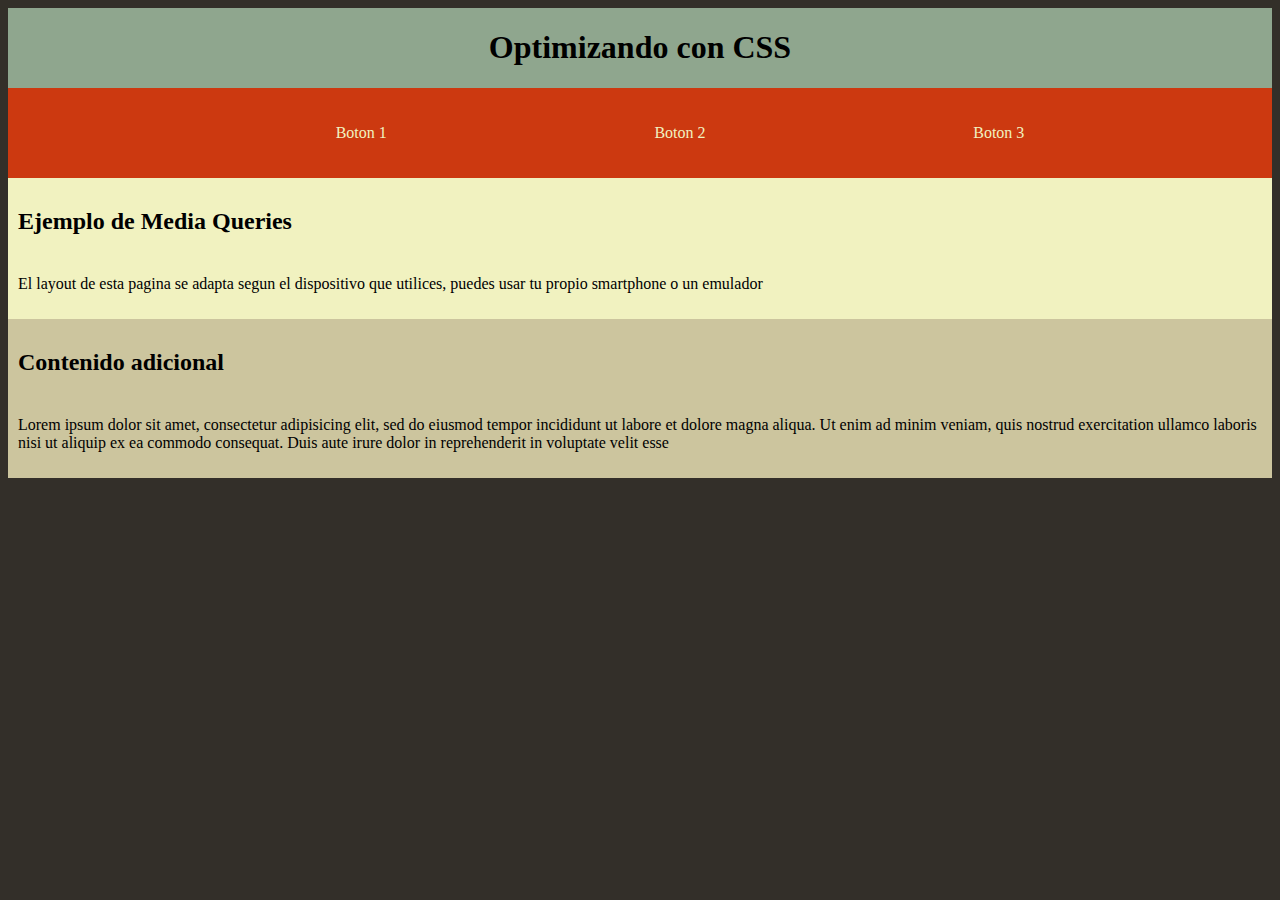
<file: Tarea 4/index.html>
<!DOCTYPE html>
<html lang="en">
<head>
  <meta charset="UTF-8">
  <meta name="viewport" content="width=device-width, initial-scale=1.0">
  <title>Tarea 4 UTN FULL STACK</title>
  <link rel="stylesheet" href="base.css">
</head>
<body>
  <div id="contenedor">
    <h1>Optimizando con CSS </h1>
    <nav>
      <ul>
        <li><a href="#">Boton 1</a></li>
        <li><a href="#">Boton 2</a></li>
        <li><a href="#">Boton 3</a></li>
      </ul>
    </nav>
    <div class="informacion">
      <section class="section">
        <h2>Ejemplo de Media Queries </h2>
        <p> El layout de esta pagina se adapta segun el dispositivo que utilices, puedes usar tu propio smartphone o un
          emulador</p>
        </section>
      <aside class="aside">
        <h2> Contenido adicional </h2>
        <p>Lorem ipsum dolor sit amet, consectetur adipisicing elit, sed do eiusmod tempor incididunt ut labore et dolore
          magna aliqua. Ut enim ad minim veniam, quis nostrud exercitation ullamco laboris nisi ut aliquip ex ea commodo
          consequat. Duis aute irure dolor in reprehenderit in voluptate velit esse</p>
        </aside>
    </div>
  </div>
  
</body>
</html>
</file>
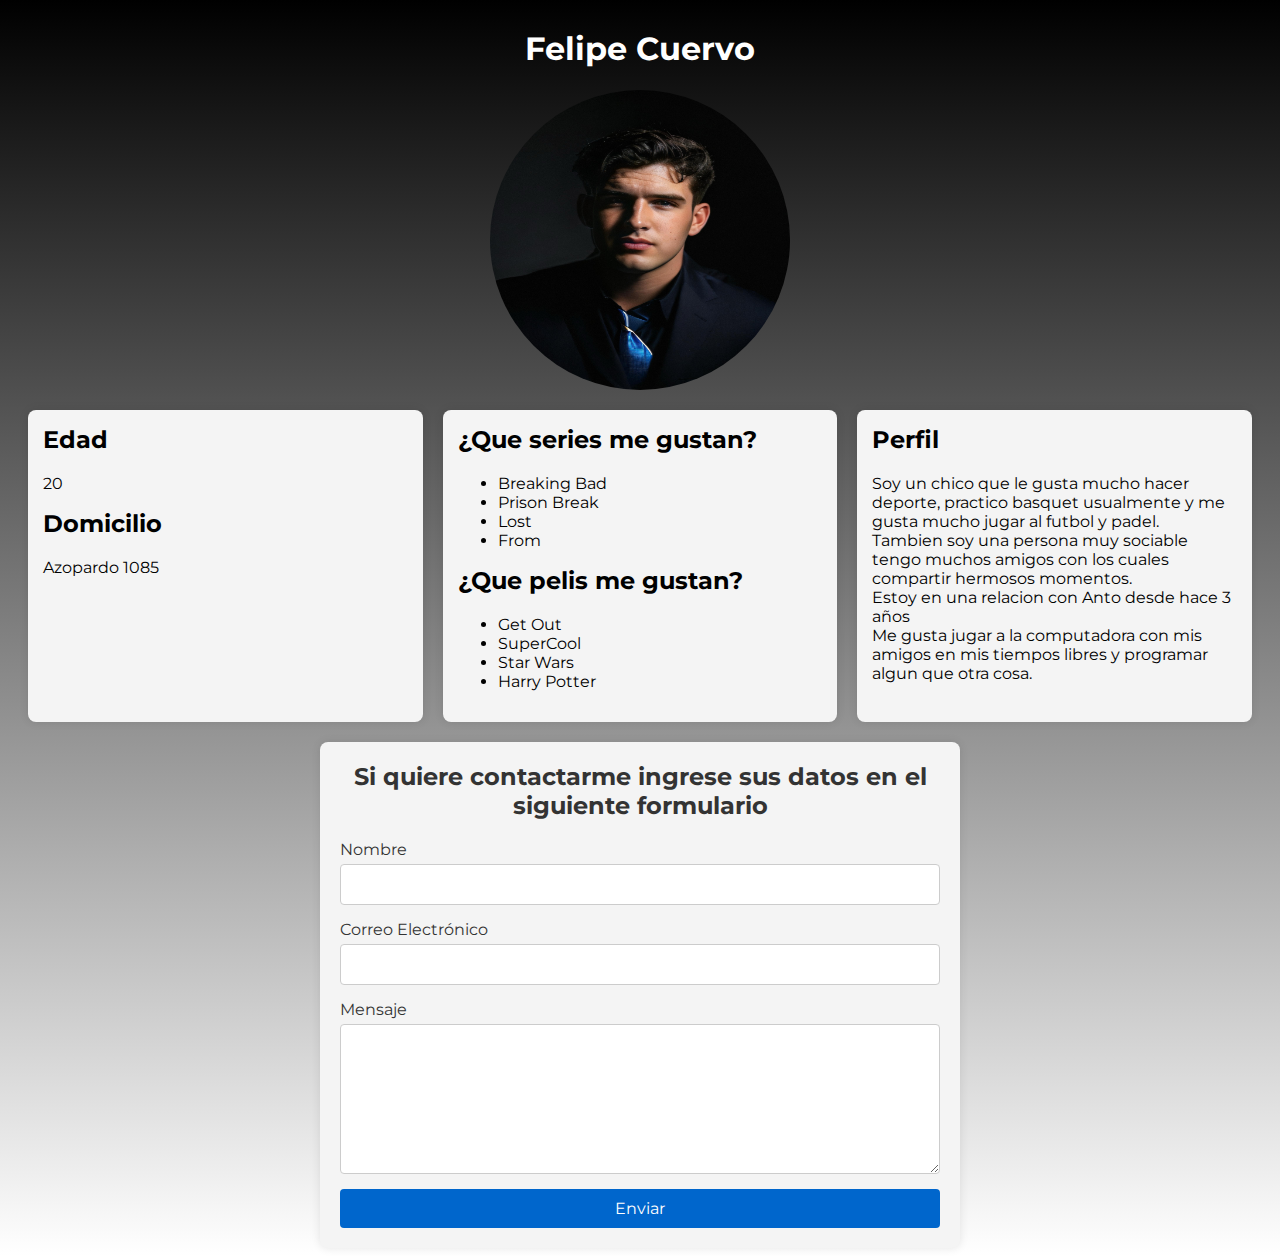
<file: Tarea 2/cv.html>
<!DOCTYPE html>
<html lang="en">
<head>
    <meta charset="UTF-8">
    <meta name="viewport" content="width=device-width, initial-scale=1.0">
    <title>Cv Felipe Cuervo</title>
    <link rel="stylesheet" href="./css/style.css">
    <link rel="preconnect" href="https://fonts.googleapis.com">
    <link rel="preconnect" href="https://fonts.gstatic.com" crossorigin>
    <link href="https://fonts.googleapis.com/css2?family=Montserrat:ital,wght@0,100..900;1,100..900&display=swap" rel="stylesheet">
</head>
<body>
    <header class="titulo">
        <h1>Felipe Cuervo</h5>
    </header>
    <div class="imagen">
        <img src="./assets/img/IMG_6877.JPG" alt="Foto Perfil" width="300" height="300">
    </div>
    <div class="datos">
        <div class="personales">
            <h2>Edad</h2>
            <p>20</p>
            <h2>Domicilio</h2>
            <p>Azopardo 1085</p>
        </div>
        <div class="gustos">
            <h2>¿Que series me gustan?</h2>
            <ul>
                <li>Breaking Bad</li>
                <li>Prison Break</li>
                <li>Lost</li>
                <li>From</li>
            </ul>
            <h2>¿Que pelis me gustan?</h2>
            <ul>
                <li>Get Out</li>
                <li>SuperCool</li>
                <li>Star Wars</li>
                <li>Harry Potter</li>
            </ul>
        </div>
        <div class="sobremi">
            <h2>Perfil</h2>
            <p>Soy un chico que le gusta mucho hacer deporte, practico basquet usualmente y me gusta mucho jugar al futbol y padel. <br> Tambien soy una persona muy sociable tengo muchos amigos con los cuales compartir hermosos momentos. <br> Estoy en una relacion con Anto desde hace 3 años <br> Me gusta jugar a la computadora con mis amigos en mis tiempos libres y programar algun que otra cosa. </p>
        </div>
    </div>
    <div class="contactame">
        <h2>Si quiere contactarme ingrese sus datos en el siguiente formulario</h2>
        <div class="formulario">
            <form action="https://example.com/contact" method="post">
                <label for="name">Nombre <i class="fa-solid fa-user"></i> </label>
                <input type="text" id="name" name="name" required>
    
                <label for="email">Correo Electrónico <i class="fa-solid fa-envelope"></i></label>
                <input type="email" id="email" name="email" required>
    
                <label for="message">Mensaje <i class="fa-solid fa-inbox"></i></label>
                <textarea id="message" name="message" required></textarea>
    
                <input type="submit" value="Enviar">
            </form>
        </div>
    </div>
    <link rel="stylesheet" href="https://cdnjs.cloudflare.com/ajax/libs/font-awesome/6.5.2/css/all.min.css" integrity="sha512-SnH5WK+bZxgPHs44uWIX+LLJAJ9/2PkPKZ5QiAj6Ta86w+fsb2TkcmfRyVX3pBnMFcV7oQPJkl9QevSCWr3W6A==" crossorigin="anonymous" referrerpolicy="no-referrer" />
</body>
</html>
</file>
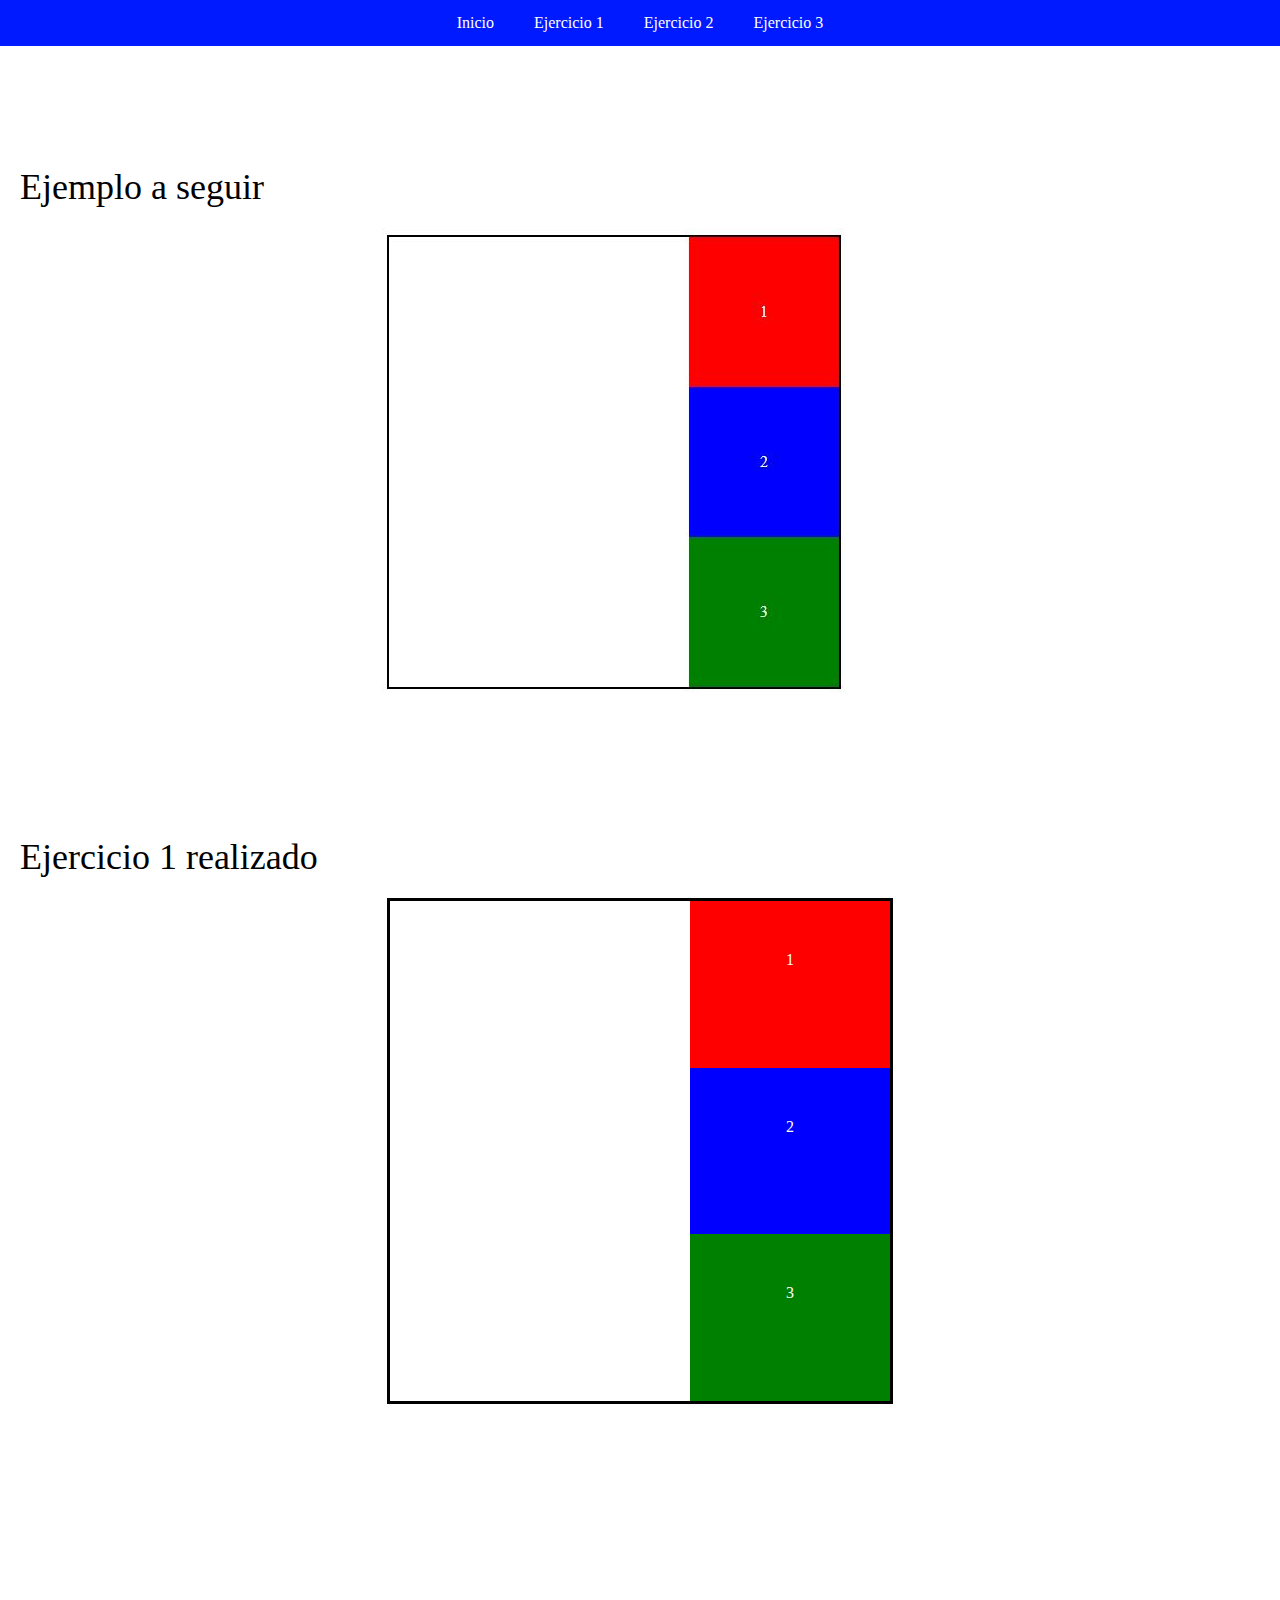
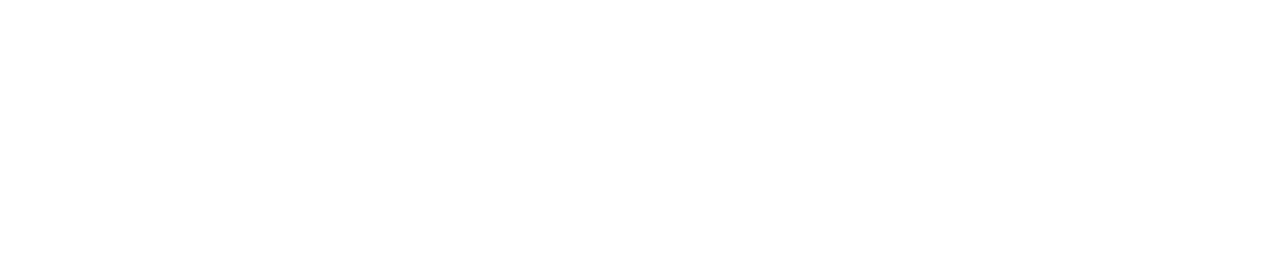
<file: Tarea 3/pages/ejercicio1.html>
<!DOCTYPE html>
<html lang="en">
<head>
    <meta charset="UTF-8">
    <meta name="viewport" content="width=device-width, initial-scale=1.0">
    <title>Ejercicio 1</title>
    <link rel="stylesheet" href="../css/style.css">
    <link rel="shortcut icon" href="../assets/ejercicio01.JPG" type="image/x-icon">
</head>
<body>
    <header>
        <nav class="navbar">
            <ul class="nav-list">
                <li class="nav-item"><a href="../index.html">Inicio</a></li>
                <li class="nav-item"><a href="ejercicio1.html">Ejercicio 1</a></li>
                <li class="nav-item"><a href="../pages/ejercicio2.html">Ejercicio 2</a></li>
                <li class="nav-item"><a href="../pages/ejercicio3.html">Ejercicio 3</a></li>
            </ul>
        </nav>    
    </header>
    <div class="container-ejercicio1">
        <h1>Ejemplo a seguir</h5>
        <div class="imagen">
            <img src="../assets/ejercicio01.JPG" alt="Ejercicio 1 foto">
        </div>
        <h1>Ejercicio 1 realizado</h1>
        <div class="container">
            <div class="cuadrado rojo">
                <p>1</p>
            </div>
            <div class="cuadrado azul">
                <p>2</p>
            </div>
            <div class="cuadrado verde">
                <p>3</p>
            </div>
        </div>
    </div>
</body>
</html>
</file>
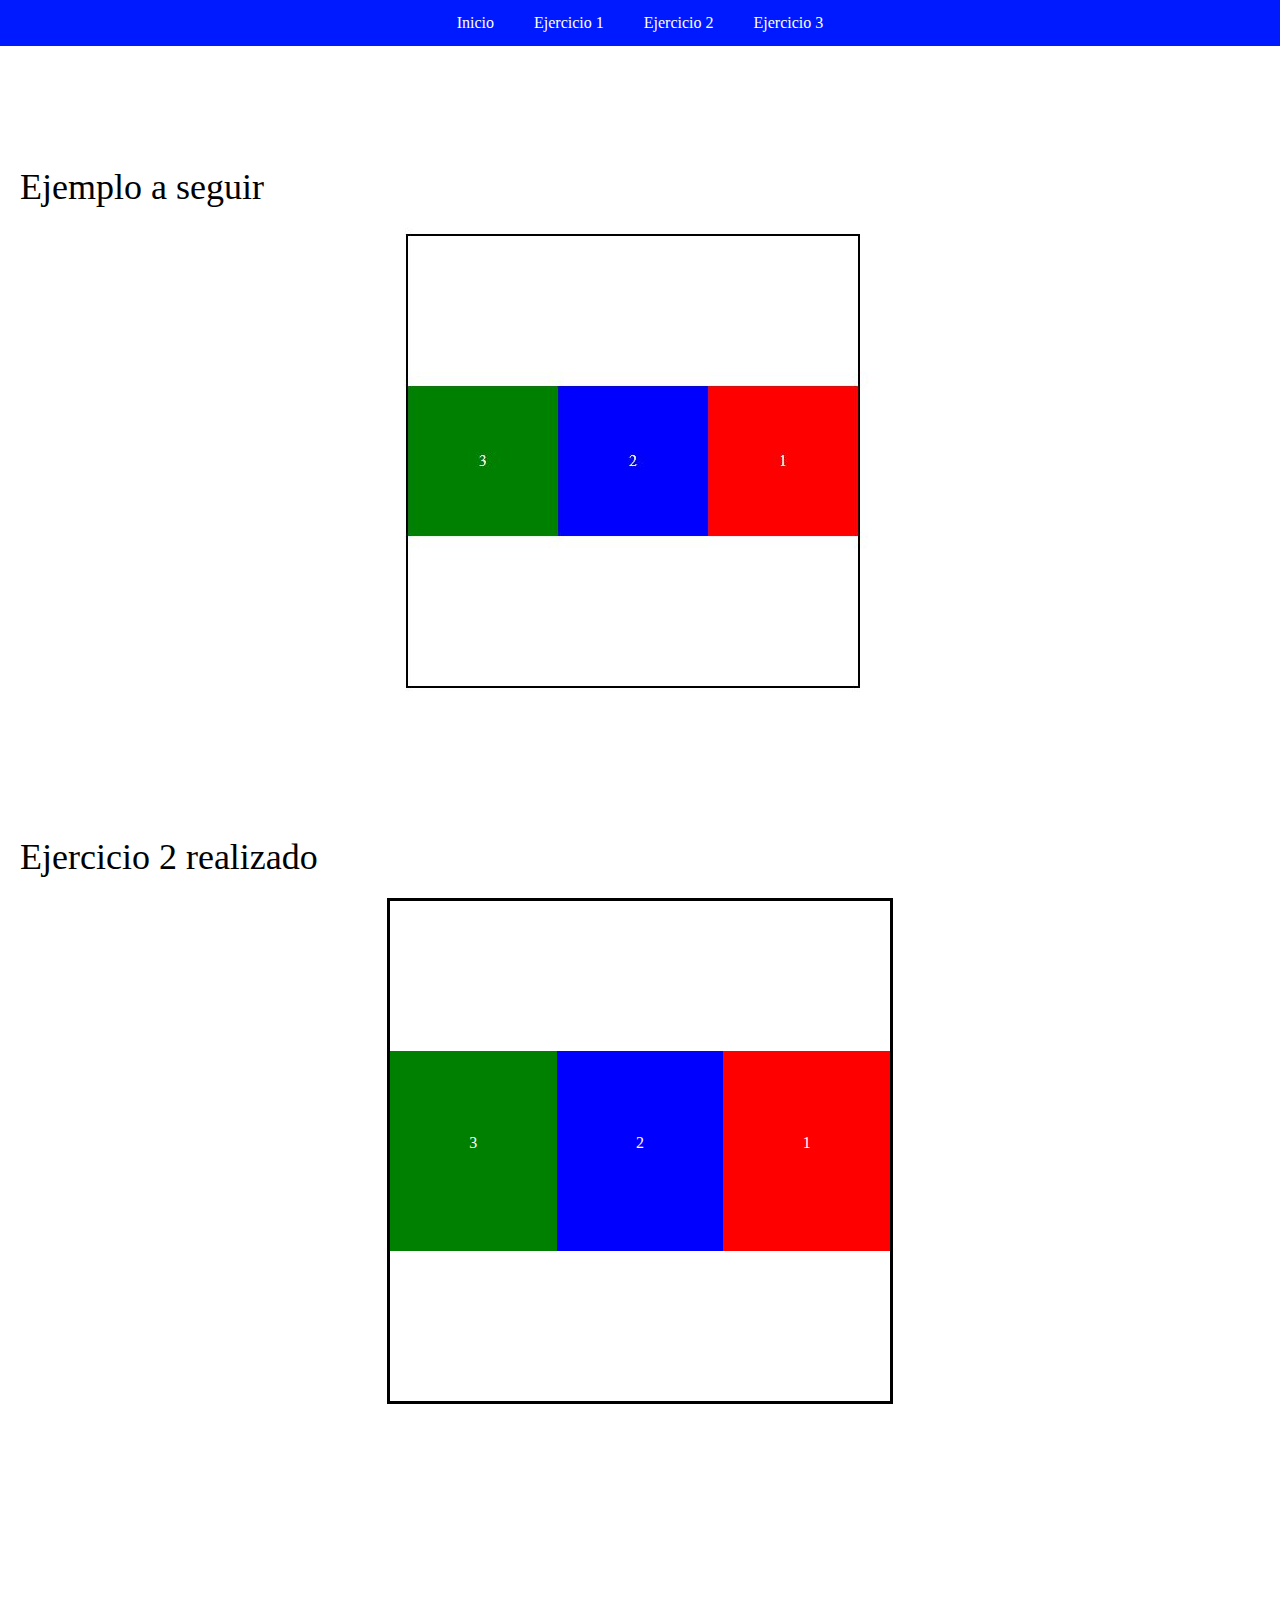
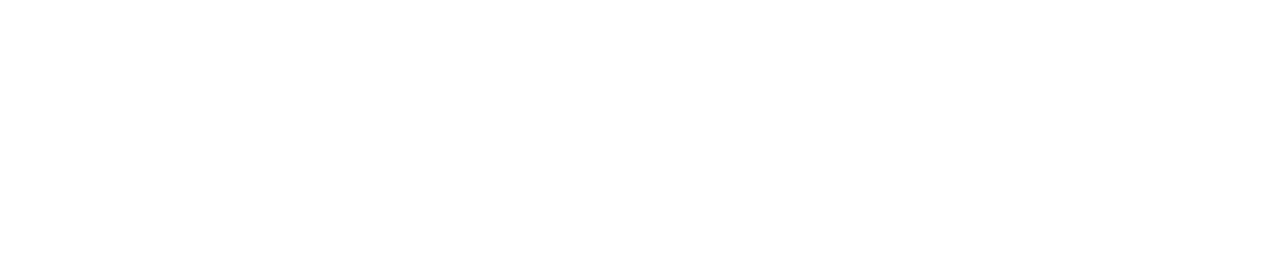
<file: Tarea 3/pages/ejercicio2.html>
<!DOCTYPE html>
<html lang="en">
<head>
    <meta charset="UTF-8">
    <meta name="viewport" content="width=device-width, initial-scale=1.0">
    <title>Ejercicio 2</title>
    <link rel="stylesheet" href="../css/style.css">
    <link rel="shortcut icon" href="../assets/ejercicio02.JPG" type="image/x-icon">
</head>
<body>
    <header>
        <nav class="navbar">
            <ul class="nav-list">
                <li class="nav-item"><a href="../index.html">Inicio</a></li>
                <li class="nav-item"><a href="../pages/ejercicio1.html">Ejercicio 1</a></li>
                <li class="nav-item"><a href="./ejercicio2.html">Ejercicio 2</a></li>
                <li class="nav-item"><a href="../pages/ejercicio3.html">Ejercicio 3</a></li>
            </ul>
        </nav>    
    </header>
    <div class="container-ejercicio1">
        <h1>Ejemplo a seguir</h5>
        <div class="imagen">
            <img src="../assets/ejercicio02.JPG" alt="Ejercicio 2 foto">
        </div>
        <h1>Ejercicio 2 realizado</h1>
        <div class="container1">
            <div class="cuadrado2 rojo">
                <p>1</p>
            </div>
            <div class="cuadrado2 azul">
                <p>2</p>
            </div>
            <div class="cuadrado2 verde">
                <p>3</p>
            </div>
        </div>
    </div>
</body>
</html>
</file>
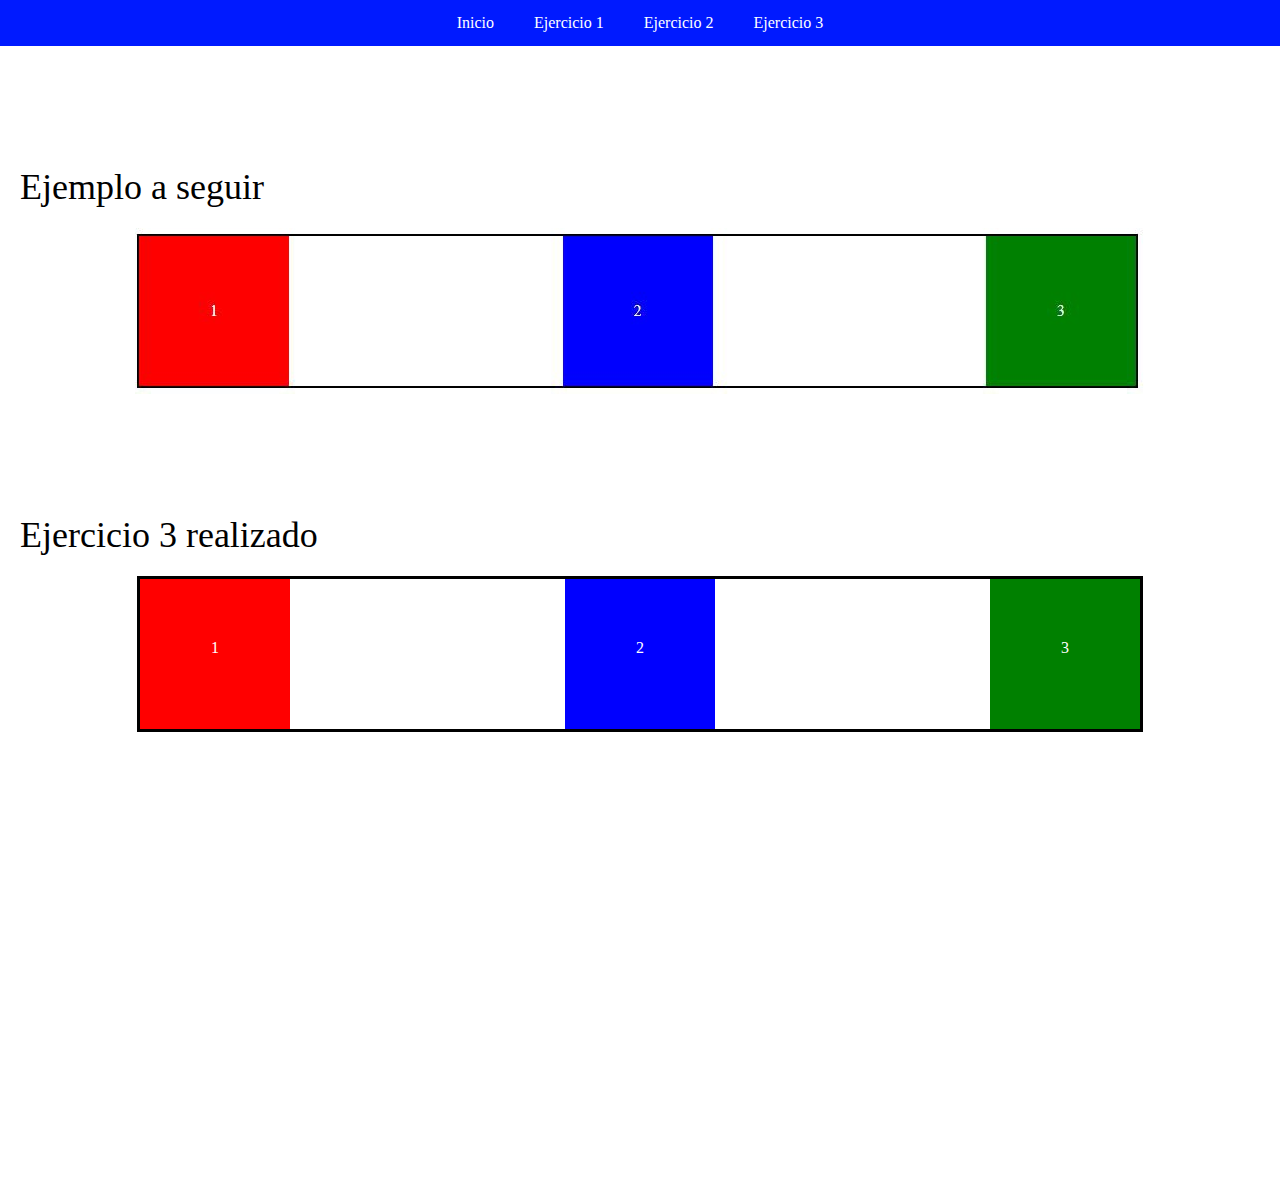
<file: Tarea 3/pages/ejercicio3.html>
<!DOCTYPE html>
<html lang="en">
<head>
    <meta charset="UTF-8">
    <meta name="viewport" content="width=device-width, initial-scale=1.0">
    <title>Ejercicio 3</title>
    <link rel="stylesheet" href="../css/style.css">
    <link rel="shortcut icon" href="../assets/ejercicio03.JPG" type="image/x-icon">
</head>
<body>
    <header>
        <nav class="navbar">
            <ul class="nav-list">
                <li class="nav-item"><a href="../index.html">Inicio</a></li>
                <li class="nav-item"><a href="../pages/ejercicio1.html">Ejercicio 1</a></li>
                <li class="nav-item"><a href="../pages/ejercicio2.html">Ejercicio 2</a></li>
                <li class="nav-item"><a href="./ejercicio3.html">Ejercicio 3</a></li>
            </ul>
        </nav>    
    </header>
    <div class="container-ejercicio1">
        <h1>Ejemplo a seguir</h5>
        <div class="imagen">
            <img src="../assets/ejercicio03.JPG" alt="Ejercicio 2 foto">
        </div>
        <h1>Ejercicio 3 realizado</h1>
        <div class="container2">
            <div class="cuadrado3 rojo">
                <p>1</p>
            </div>
            <div class="cuadrado3 azul">
                <p>2</p>
            </div>
            <div class="cuadrado3 verde">
                <p>3</p>
            </div>
        </div>
    </div>
</body>
</html>
</file>
<file: Tarea 4/base.css>
@charset "utf-8";
/* CSS Document */

body {
	color: #000;
	background: #332F29;
	font-size:100%;
}
#contenedor {
	width: 100%;
	background: #8FA68E;
	overflow: hidden;
}
#contenedor h1{
	display: flex;
	justify-content: center;
	text-align: center;
}
nav {
	background: #CC3910;
	width: 100%;
	padding: 20px;
}
ul {
	list-style-type:none;
	display: flex;
	justify-content: space-evenly;
	flex-direction: row;
	text-align: center;
}

a {
	color:#F1F2C0;
	text-decoration: none;
}

a:hover{
	color: #7d7e64;
	transition: all 0.3 ease;
}

section {
	background: #F1F2C0;
	float: left;
	width: 100%;
}
aside {
	background: #CCC59E;
	float: right;
	width: 100%;
}

.section h2{
	display: flex;
	text-align: center;
	padding: 10px;
}
.aside h2{
	display: flex;
	text-align: center;
	padding: 10px;
}
.section p{
	padding: 10px;
}
.aside p{
	padding: 10px;
}
@media only screen and (max-width:600px){
	.informacion{
		display: grid;
		grid-template-columns: 1fr 1fr;
	}
}
</file>
<file: Tarea 2/css/style.css>
*{
    font-family: "Montserrat", sans-serif;
}

body{
    background: linear-gradient(to bottom, black, white);
}

.titulo{
    display: flex;
    text-align: center;
    justify-content: center;
    color: #FFFF;
}

.imagen{
    display: flex;
    justify-content: center;
}

.imagen img{
    border-radius: 360px;
}

.datos {
    display: grid;
    grid-template-columns: repeat(3, 1fr);
    gap: 20px;
    padding: 20px;
}

.personales, .gustos, .sobremi {
    background-color: #f4f4f4;
    padding: 15px;
    border-radius: 8px;
    box-shadow: 0 0 10px rgba(0, 0, 0, 0.1);
}

h2 {
    margin-top: 0;
}

.contactame {
    width: 100%;
    max-width: 600px;
    margin: 0 auto;
    padding: 20px;
    background-color: #f4f4f4;
    border-radius: 8px;
    box-shadow: 0 0 10px rgba(0, 0, 0, 0.1);
}

.contactame h2 {
    text-align: center;
    color: #333;
    margin-bottom: 20px;
}


.formulario form {
    display: flex;
    flex-direction: column;
}

.formulario label {
    margin-bottom: 5px;
    color: #333;
}

.formulario input[type="text"],
.formulario input[type="email"],
.formulario textarea {
    width: 100%;
    padding: 10px;
    margin-bottom: 15px;
    border: 1px solid #ccc;
    border-radius: 4px;
    box-sizing: border-box;
    font-family: inherit;
    font-size: 16px;
}

.formulario textarea {
    height: 150px;
    resize: vertical;
}

.formulario input[type="submit"] {
    background-color: #0066cc;
    color: white;
    padding: 10px;
    border: none;
    border-radius: 4px;
    cursor: pointer;
    font-size: 16px;
}

.formulario input[type="submit"]:hover {
    background-color: #005bb5;
}
</file>
<file: Tarea 3/css/style.css>
*{
    margin: 0;
    padding: 0;
    border: 0;
    font-size: 100%;
    font: inherit;
    vertical-align: baseline;
}


/* NAVBAR */

.navbar {
    background-color: #001aff;
    overflow: hidden;
}

.nav-list {
    list-style-type: none;
    margin: 0;
    padding: 0;
    display: flex;
    justify-content: center;
}

.nav-item {
    margin: 0;
}

.nav-item a {
    display: block;
    color: white;
    text-align: center;
    padding: 14px 20px;
    text-decoration: none;
}

.nav-item a:hover {
    background-color: #FFFF;
    color: black;
    transition: all 0.3s ease;
}

/* CONTAINTER INICIO */

.inicio-body{
    background-color: #333;
}

.container-inicio{
    display: flex;
    justify-content: center;
    text-align: center;
    margin-top: 25%;
}

.container-inicio h5{
    font-size: 50px;
    font-weight: 800;
    color: #FFFF;
}

/* CONTAINER EJERCICIO 1 */

.container-ejercicio1{
    margin-bottom: 50vh;
}
.container-ejercicio1 h1{
    margin-top: 100px;
    font-size: 36px;
    padding: 20px;
}

.imagen{
    margin: 0 auto;
    display: flex;
    justify-content: center;
}

.container {
    width: 500px;
    height: 500px;
    border: 3px solid black;
    display: flex;
    align-items: flex-end;
    flex-direction: column;
    margin: 0 auto;
}

.cuadrado {
    width: 200px;
    height: 200px;
}

.cuadrado p{
    display: flex;
    justify-content: center;
    text-align: center;
    margin-top: 25%;
    color: white;
}

.rojo {
    background-color: red;
}

.azul {
    background-color: blue;
}

.verde {
    background-color: green;
}

/* EJERCICIO 2 */

.container1{
    width: 500px;
    height: 500px;
    border: 3px solid black;
    display: flex;
    align-items: center;
    flex-direction: row-reverse;
    margin: 0 auto;
}

.cuadrado2{
    width: 200px;
    height: 200px;
}

.cuadrado2 p{
    display: flex;
    justify-content: center;
    text-align: center;
    margin-top: 50%;
    color: white;
}

/* EJERCICIO 3 */

.container2{
    width: 1000px;
    height: 150px;
    border: 3px solid black;
    display: flex;
    justify-content: space-between;
    align-items: center;
    flex-direction: row;
    margin: 0 auto;
}

.cuadrado3{
    width: 150px;
    height: 150px;
}

.cuadrado3 p{
    display: flex;
    justify-content: center;
    text-align: center;
    margin-top: 40%;
    color: white;
}
</file>
